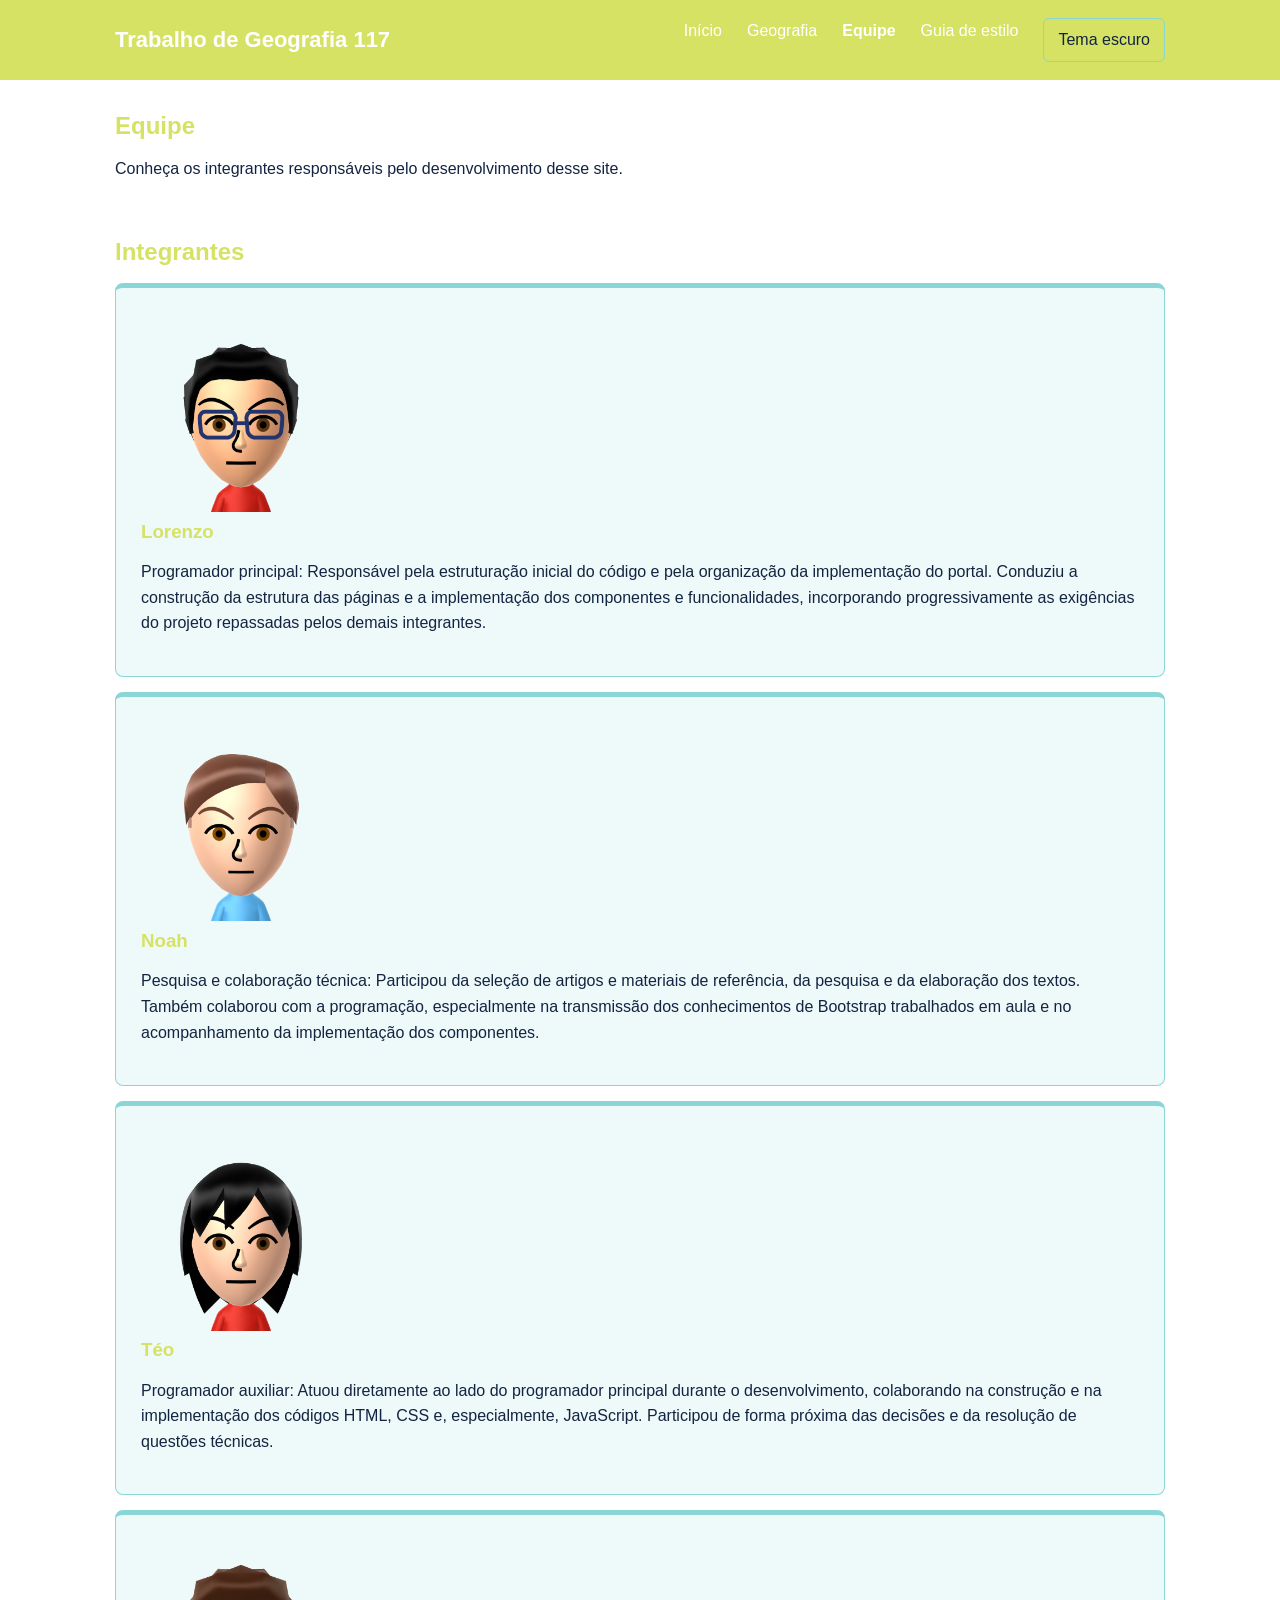
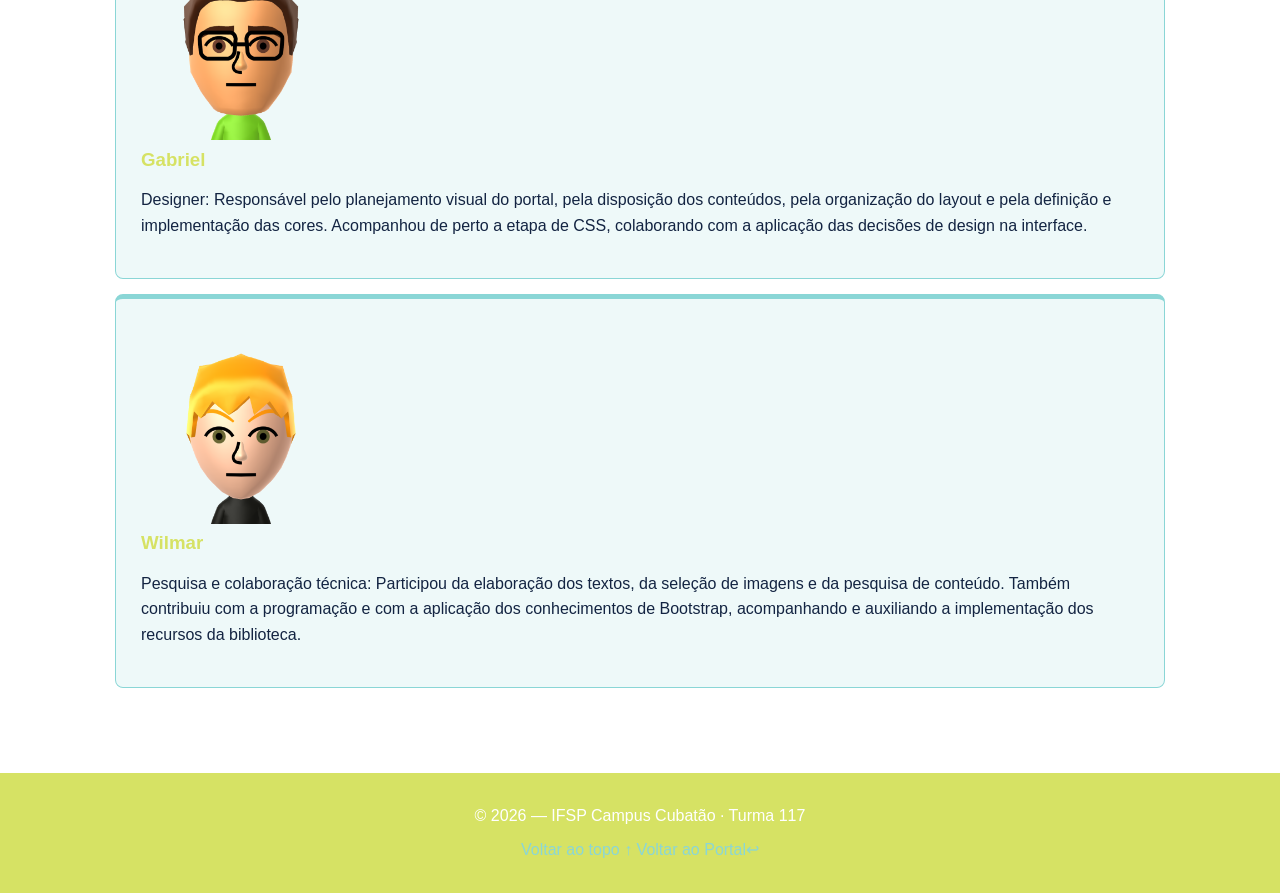
<file: equipe.html>
<!DOCTYPE html>
<html lang="pt-BR">
<head>
    <meta charset="UTF-8">
    <meta name="viewport" content="width=device-width, initial-scale=1.0">
    <title>Equipe — Portal 117</title>
    <link rel="stylesheet" href="css/estilo.css">
    <script src="js/config.js" defer></script>
    <script src="js/menu.js" defer></script>
    <script src="js/tema.js" defer></script>

</head>

<body id="top">

    <header>
        <nav class="menu">
            <a href="index.html" class="logo">Trabalho de Geografia 117</a>

            <button id="botao-menu" aria-label="Abrir menu" aria-expanded="false">
                ☰
            </button>

            <div id="menu-links"></div>
        </nav>
    </header>

    <main>
        <section>
            <h1>Equipe</h1>

            <p>
                Conheça os integrantes responsáveis pelo desenvolvimento
                desse site.
            </p>
        </section>

        <section>
            <h2>Integrantes</h2>

            <div class="cartao">
                <img src="img/Lorenzo_render_headshot_2026-11-19T20_56_45.972Z.png" alt="Lorenzo" class="aside" style="width: 20%; height: 20%;">
                <h3>Lorenzo</h3>
                <p>Programador principal: Responsável pela estruturação inicial do código e pela organização da implementação do portal. Conduziu a construção da estrutura das páginas e a implementação dos componentes e funcionalidades, incorporando progressivamente as exigências do projeto repassadas pelos demais integrantes.</p>
            </div>

            <div class="cartao">
                <img src="img/Noah_render_headshot_2026-11-19T20_19_22.789Z.png" alt="Noah" class="aside" style="width: 20%; height: 20%;">
                <h3>Noah</h3>
                <p>Pesquisa e colaboração técnica: Participou da seleção de artigos e materiais de referência, da pesquisa e da elaboração dos textos. Também colaborou com a programação, especialmente na transmissão dos conhecimentos de Bootstrap trabalhados em aula e no acompanhamento da implementação dos componentes.</p>
            </div>

            <div class="cartao">
                <img src="img/Téo_render_headshot_2026-11-19T20_57_00.027Z.png" alt="Téo" class="aside" style="width: 20%; height: 20%;">
                <h3>Téo</h3>
                <p>Programador auxiliar: Atuou diretamente ao lado do programador principal durante o desenvolvimento, colaborando na construção e na implementação dos códigos HTML, CSS e, especialmente, JavaScript. Participou de forma próxima das decisões e da resolução de questões técnicas.</p>
            </div>

            <div class="cartao">
                <img src="img/Gabriel_render_headshot_2026-11-19T20_56_06.078Z.png" alt="Gabriel" class="aside" style="width: 20%; height: 20%;">
                <h3>Gabriel</h3>
                <p>Designer: Responsável pelo planejamento visual do portal, pela disposição dos conteúdos, pela organização do layout e pela definição e implementação das cores. Acompanhou de perto a etapa de CSS, colaborando com a aplicação das decisões de design na interface.</p>
            </div>

            <div class="cartao">
                <img src="img/Wilmar_render_headshot_2026-11-19T20_56_22.926Z.png" alt="Wilmar" class="aside" style="width: 20%; height: 20%;">
                <h3>Wilmar</h3>
                <p>Pesquisa e colaboração técnica: Participou da elaboração dos textos, da seleção de imagens e da pesquisa de conteúdo. Também contribuiu com a programação e com a aplicação dos conhecimentos de Bootstrap, acompanhando e auxiliando a implementação dos recursos da biblioteca.</p>
            </div> 

        </section>
    </main>

    <footer>
        <p>© 2026 — IFSP Campus Cubatão · Turma 117</p>
        <a href="#top">Voltar ao topo ↑</a>
        <a href="https://mrstarr472.github.io/PortalGeografia117/" target="_blank" rel="noopener noreferrer">Voltar ao Portal↩</a>
    </footer>

    
</body>
</html>
</file>
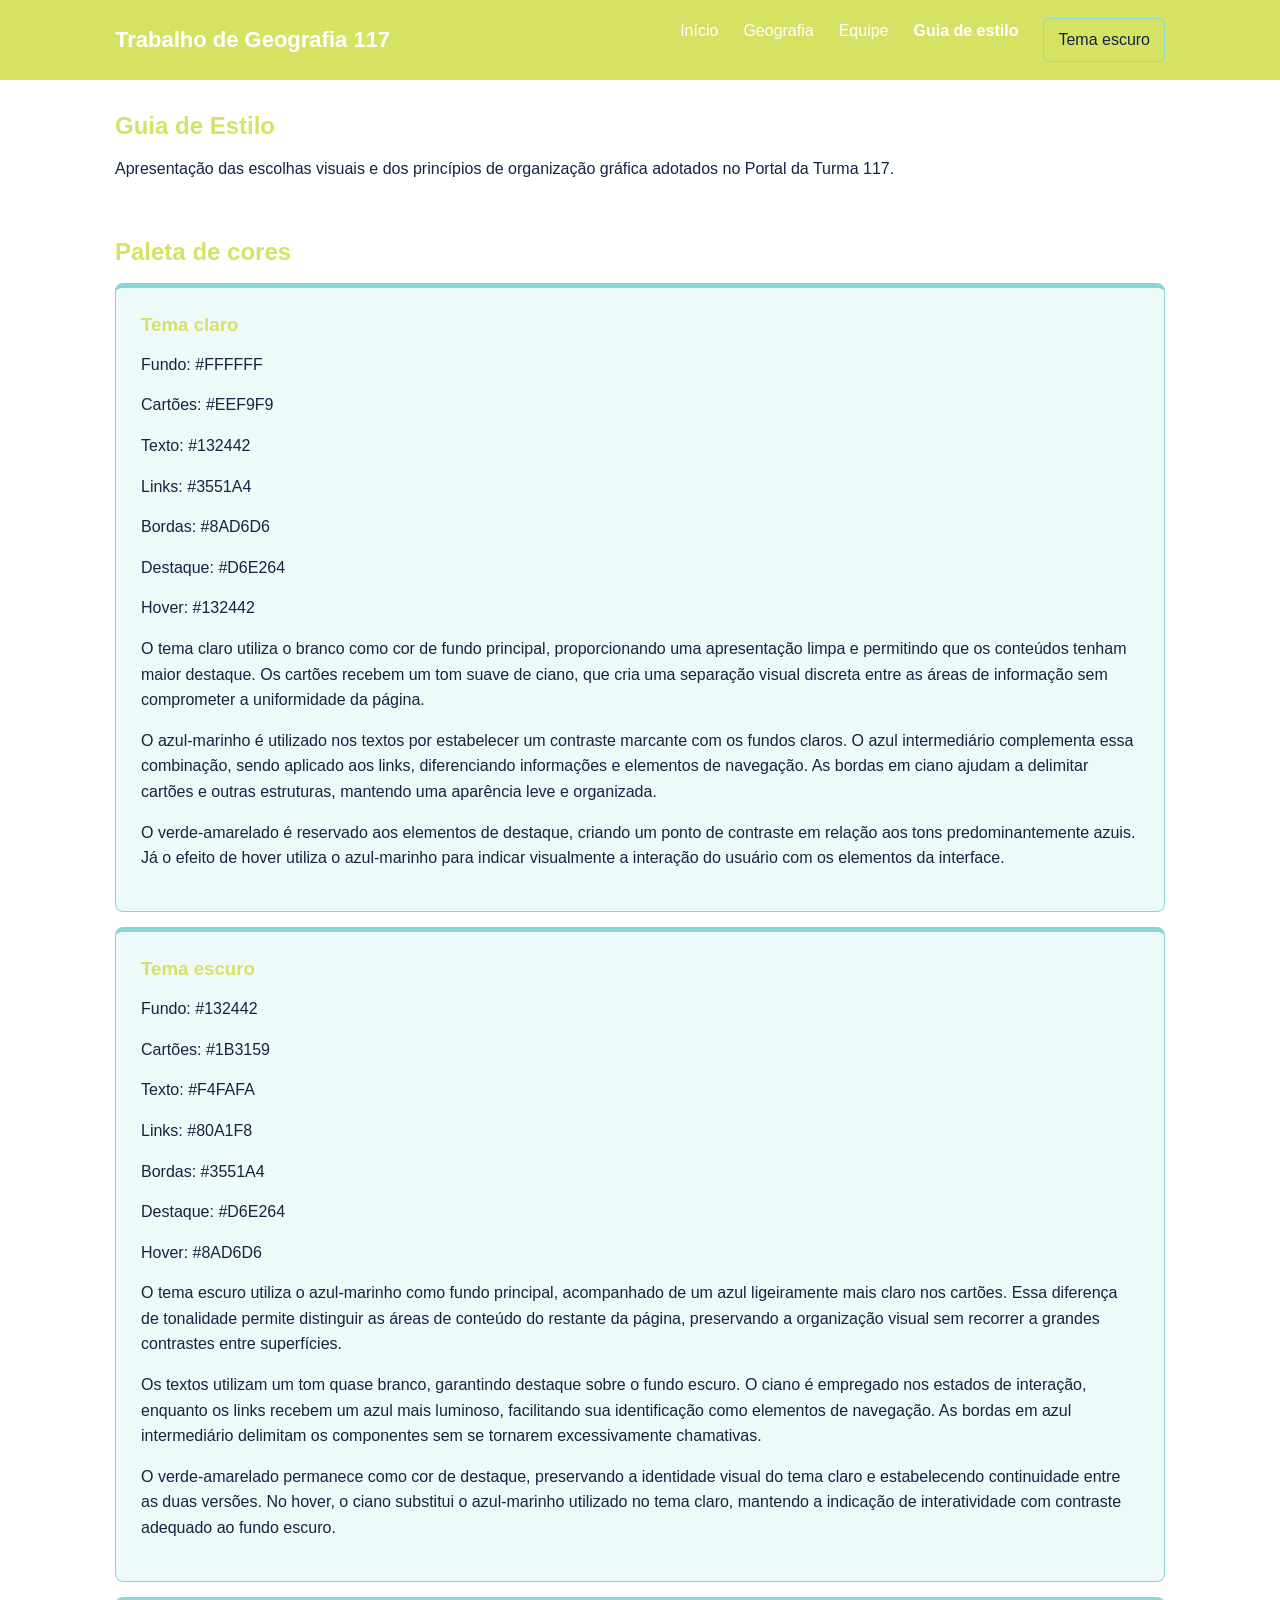
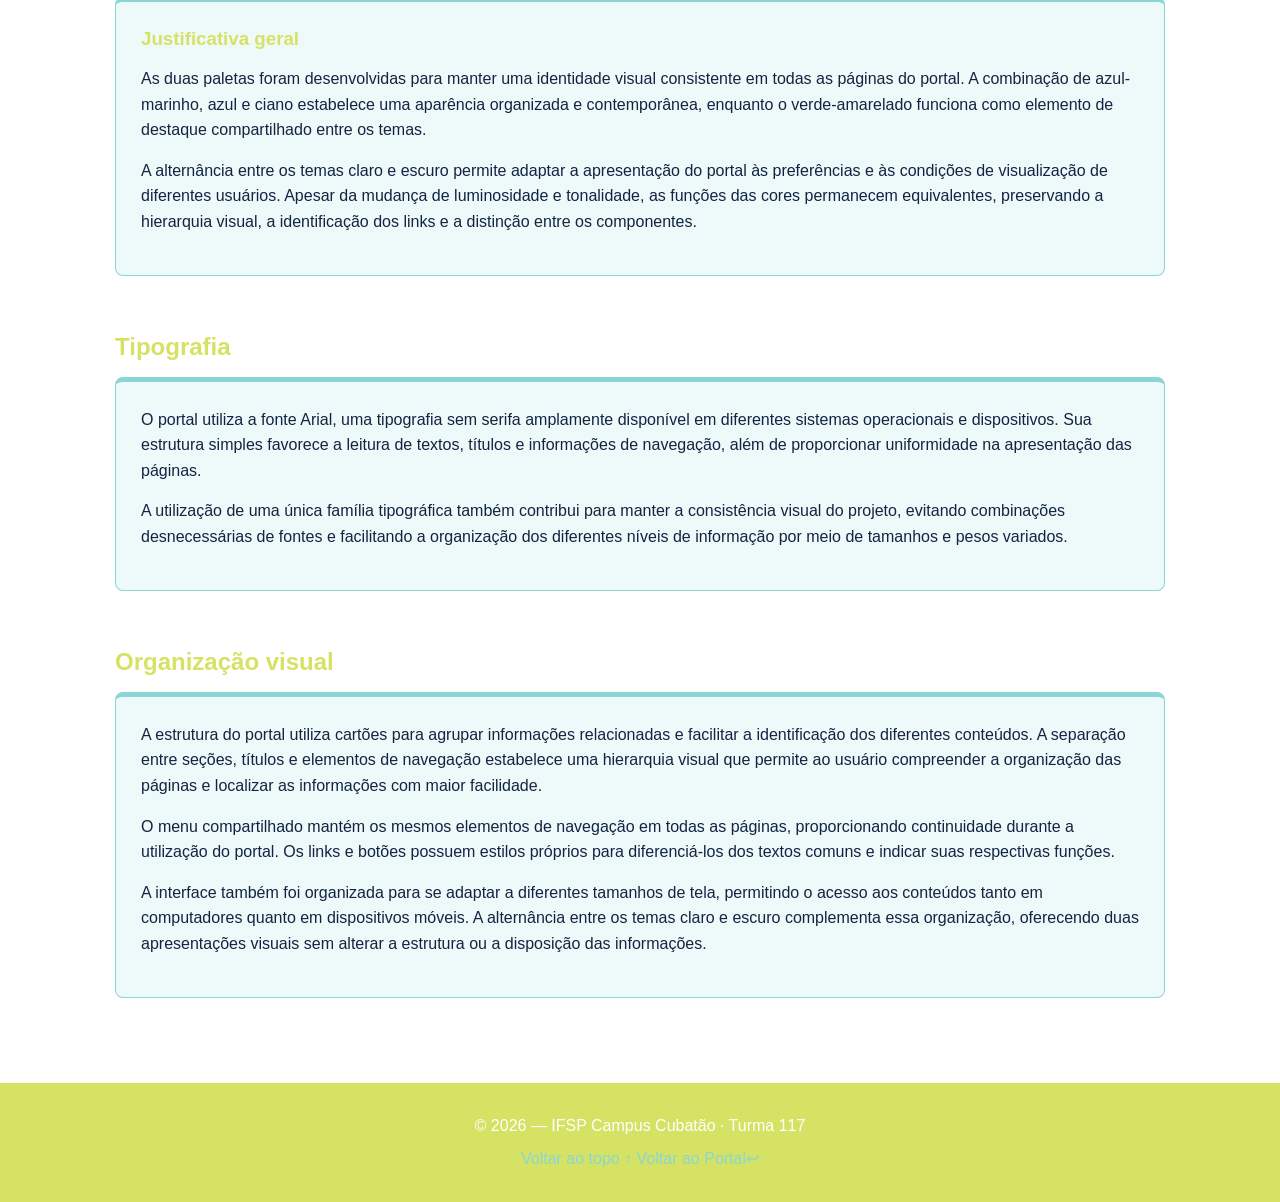
<file: estilo.html>
<!DOCTYPE html>
<html lang="pt-BR">
<head>
    <meta charset="UTF-8">
    <meta name="viewport" content="width=device-width, initial-scale=1.0">
    <title>Guia de Estilo — Portal 117</title>
    <link rel="stylesheet" href="css/estilo.css">
     <script src="js/config.js" defer></script>
     <script src="js/menu.js" defer></script>
    <script src="js/tema.js" defer></script>
</head>

<body id="top">

    <header>
        <nav class="menu">
            <a href="index.html" class="logo">Trabalho de Geografia 117</a>

            <button id="botao-menu" aria-label="Abrir menu" aria-expanded="false">
                ☰
            </button>

            <div id="menu-links"></div>
        </nav>
    </header>

    <main>
        <section>
            <h1>Guia de Estilo</h1>
            <p>
                Apresentação das escolhas visuais e dos princípios de
                organização gráfica adotados no Portal da Turma 117.
            </p>
        </section>

        <section>
            <h2>Paleta de cores</h2>

            <div class="cartao">
                <h3>Tema claro</h3>

                <p>Fundo: #FFFFFF</p>
                <p>Cartões: #EEF9F9</p>
                <p>Texto: #132442</p>
                <p>Links: #3551A4</p>
                <p>Bordas: #8AD6D6</p>
                <p>Destaque: #D6E264</p>
                <p>Hover: #132442</p>

                <p>
                    O tema claro utiliza o branco como cor de fundo principal,
                    proporcionando uma apresentação limpa e permitindo que
                    os conteúdos tenham maior destaque. Os cartões recebem
                    um tom suave de ciano, que cria uma separação visual
                    discreta entre as áreas de informação sem comprometer
                    a uniformidade da página.
                </p>

                <p>
                    O azul-marinho é utilizado nos textos por
                    estabelecer um contraste marcante com os fundos claros.
                    O azul intermediário complementa essa combinação,
                    sendo aplicado aos links,
                    diferenciando informações e elementos de navegação.
                    As bordas em ciano ajudam a delimitar cartões e outras
                    estruturas, mantendo uma aparência leve e organizada.
                </p>

                <p>
                    O verde-amarelado é reservado aos elementos de destaque,
                    criando um ponto de contraste em relação aos tons
                    predominantemente azuis. Já o efeito de hover utiliza
                    o azul-marinho para indicar visualmente a interação
                    do usuário com os elementos da interface.
                </p>
            </div>

            <div class="cartao">
                <h3>Tema escuro</h3>

                <p>Fundo: #132442</p>
                <p>Cartões: #1B3159</p>
                <p>Texto: #F4FAFA</p>
                <p>Links: #80A1F8</p>
                <p>Bordas: #3551A4</p>
                <p>Destaque: #D6E264</p>
                <p>Hover: #8AD6D6</p>

                <p>
                    O tema escuro utiliza o azul-marinho como fundo principal,
                    acompanhado de um azul ligeiramente mais claro nos
                    cartões. Essa diferença de tonalidade permite distinguir
                    as áreas de conteúdo do restante da página, preservando
                    a organização visual sem recorrer a grandes contrastes
                    entre superfícies.
                </p>

                <p>
                    Os textos utilizam um tom quase branco,
                    garantindo destaque sobre o fundo escuro. O ciano é
                    empregado nos estados de
                    interação, enquanto os links recebem um azul mais
                    luminoso, facilitando sua identificação como elementos
                    de navegação. As bordas em azul intermediário delimitam
                    os componentes sem se tornarem excessivamente
                    chamativas.
                </p>

                <p>
                    O verde-amarelado permanece como cor de destaque,
                    preservando a identidade visual do tema claro e
                    estabelecendo continuidade entre as duas versões.
                    No hover, o ciano substitui o azul-marinho utilizado
                    no tema claro, mantendo a indicação de interatividade
                    com contraste adequado ao fundo escuro.
                </p>
            </div>

            <div class="cartao">
                <h3>Justificativa geral</h3>

                <p>
                    As duas paletas foram desenvolvidas para manter uma
                    identidade visual consistente em todas as páginas
                    do portal. A combinação de azul-marinho, azul e ciano
                    estabelece uma aparência organizada e contemporânea,
                    enquanto o verde-amarelado funciona como elemento
                    de destaque compartilhado entre os temas.
                </p>

                <p>
                    A alternância entre os temas claro e escuro permite
                    adaptar a apresentação do portal às preferências
                    e às condições de visualização de diferentes usuários.
                    Apesar da mudança de luminosidade e tonalidade,
                    as funções das cores permanecem equivalentes,
                    preservando a hierarquia visual, a identificação
                    dos links e a distinção entre os componentes.
                </p>
            </div>
        </section>

        <section>
            <h2>Tipografia</h2>

            <div class="cartao">
                <p>
                    O portal utiliza a fonte Arial, uma tipografia sem serifa
                    amplamente disponível em diferentes sistemas operacionais
                    e dispositivos. Sua estrutura simples favorece a leitura
                    de textos, títulos e informações de navegação, além de
                    proporcionar uniformidade na apresentação das páginas.
                </p>

                <p>
                    A utilização de uma única família tipográfica também
                    contribui para manter a consistência visual do projeto,
                    evitando combinações desnecessárias de fontes e
                    facilitando a organização dos diferentes níveis
                    de informação por meio de tamanhos e pesos variados.
                </p>
            </div>
        </section>

        <section>
            <h2>Organização visual</h2>

            <div class="cartao">
                <p>
                    A estrutura do portal utiliza cartões para agrupar
                    informações relacionadas e facilitar a identificação
                    dos diferentes conteúdos. A separação entre seções,
                    títulos e elementos de navegação estabelece uma
                    hierarquia visual que permite ao usuário compreender
                    a organização das páginas e localizar as informações
                    com maior facilidade.
                </p>

                <p>
                    O menu compartilhado mantém os mesmos elementos
                    de navegação em todas as páginas, proporcionando
                    continuidade durante a utilização do portal.
                    Os links e botões possuem estilos próprios para
                    diferenciá-los dos textos comuns e indicar suas
                    respectivas funções.
                </p>

                <p>
                    A interface também foi organizada para se adaptar
                    a diferentes tamanhos de tela, permitindo o acesso
                    aos conteúdos tanto em computadores quanto em
                    dispositivos móveis. A alternância entre os temas
                    claro e escuro complementa essa organização,
                    oferecendo duas apresentações visuais sem alterar
                    a estrutura ou a disposição das informações.
                </p>
            </div>
        </section>
    </main>

    <footer>
        <p>© 2026 — IFSP Campus Cubatão · Turma 117</p>
        <a href="#top">Voltar ao topo ↑</a>
        <a href="https://mrstarr472.github.io/PortalGeografia117/" target="_blank" rel="noopener noreferrer">Voltar ao Portal↩</a>
    </footer>


</body>
</html>
</file>
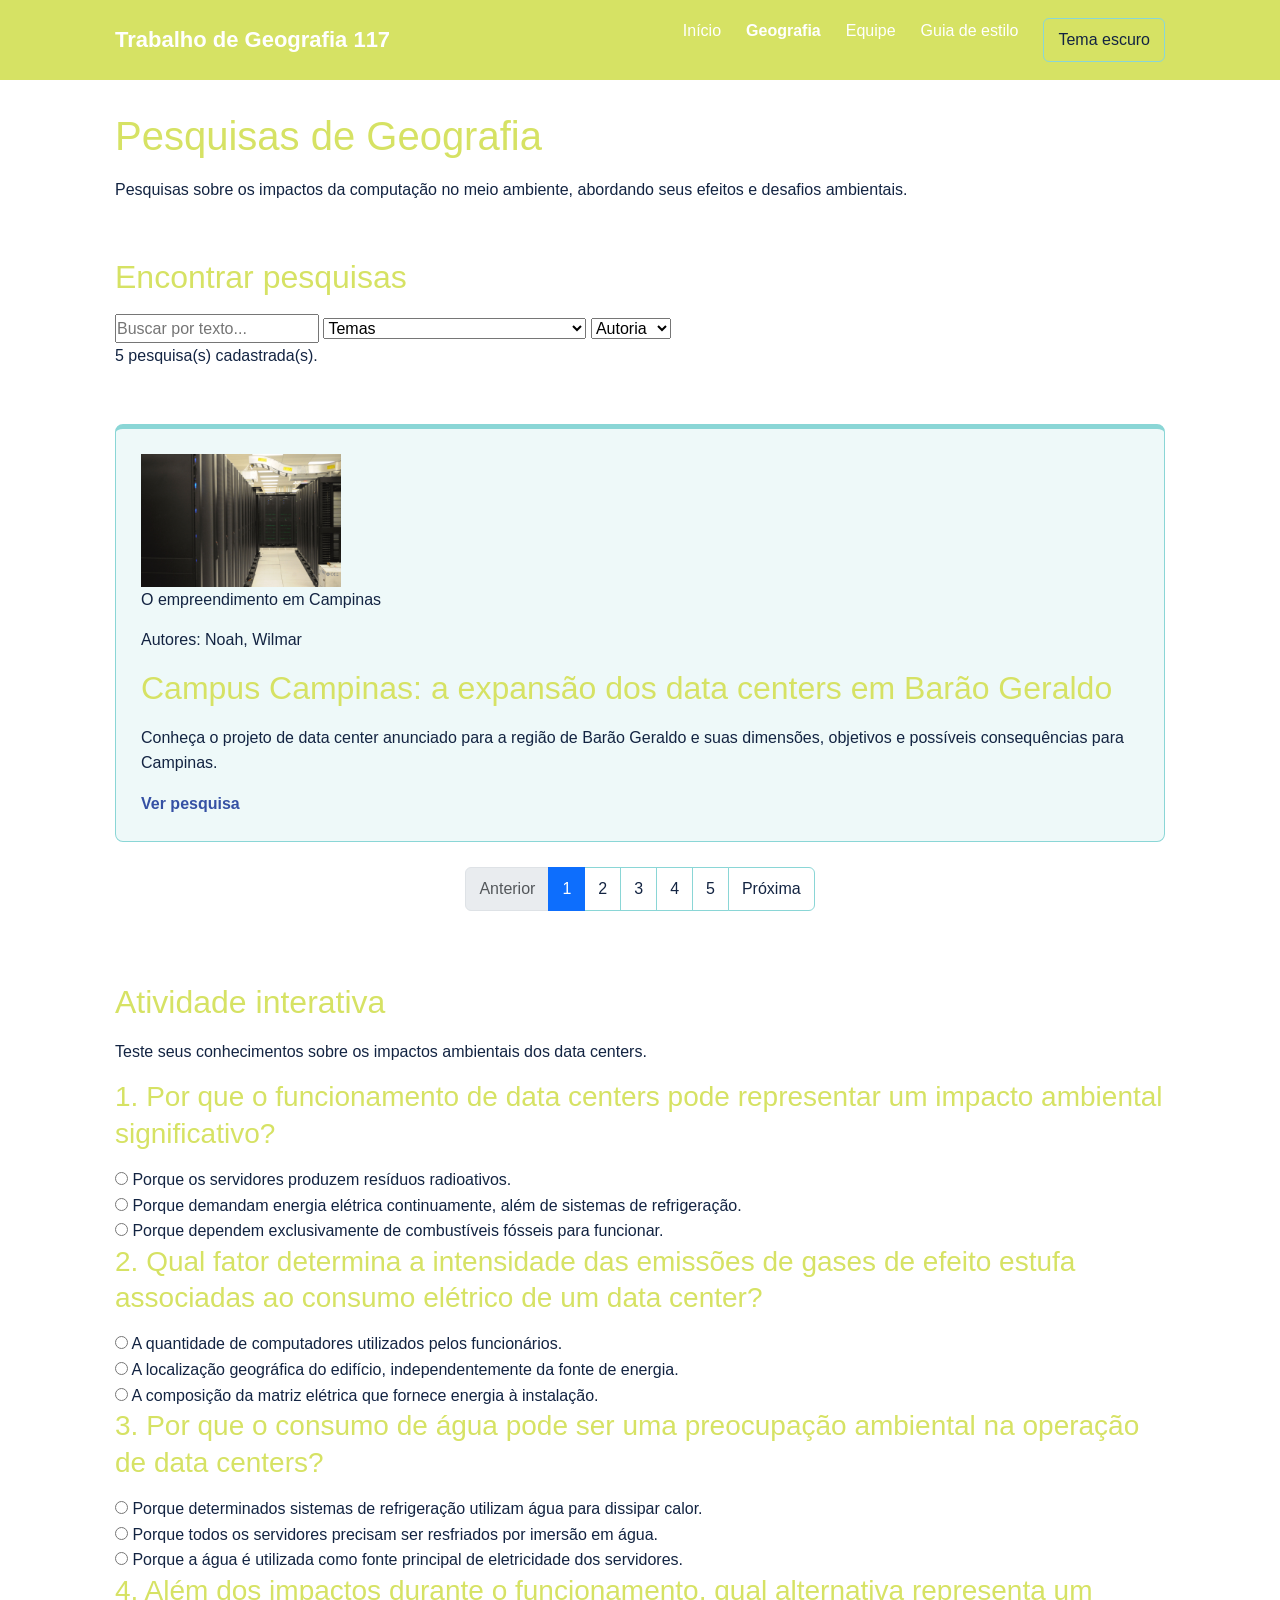
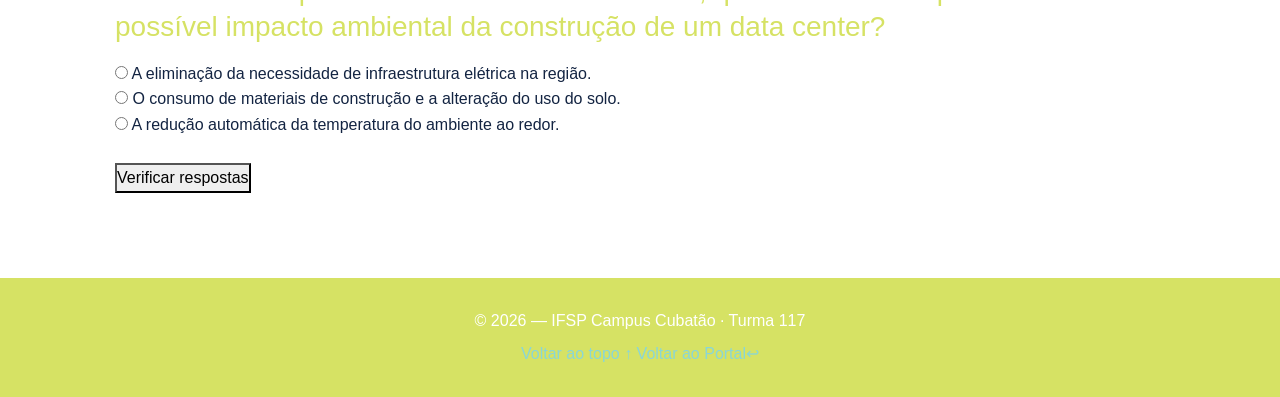
<file: geografia.html>
<!DOCTYPE html>
<html lang="pt-BR">
<head>
    <meta charset="UTF-8">
    <meta name="viewport" content="width=device-width, initial-scale=1.0">
    <title>Geografia — Portal 117</title>
    <link href="https://cdn.jsdelivr.net/npm/bootstrap@5.3.8/dist/css/bootstrap.min.css" rel="stylesheet">
    <link rel="stylesheet" href="css/estilo.css">
    <script src="js/config.js" defer></script>
    <script src="js/dados.js" defer></script>
    <script src="js/atividade.js" defer></script>
    <script src="js/menu.js" defer></script>
    <script src="js/trabalho.js" defer></script>
    <script src="js/tema.js" defer></script>
</head>

<body id="top">

    <header>
        <nav class="menu">
            <a href="index.html" class="logo">Trabalho de Geografia 117</a>

            <button id="botao-menu" aria-label="Abrir menu" aria-expanded="false">
                ☰
            </button>

            <div id="menu-links"></div>
        </nav>
    </header>

    <main>

        <section>
            <h1>Pesquisas de Geografia</h1>

            <p>
                Pesquisas sobre os impactos da computação no meio ambiente,
                abordando seus efeitos e desafios ambientais.
            </p>
        </section>

        <section class="filtros">

            <h2>Encontrar pesquisas</h2>

            <input
                type="text"
                id="busca"
                placeholder="Buscar por texto..."
            >

            <select id="filtro-tema">
                <option value="">Temas</option>
            </select>

            <select id="filtro-grupo">
                <option value="">Autoria</option>
            </select>

            <p id="contador"></p>

        </section>

        <section>
            <div id="lista-trabalhos"></div>
            <div id="paginacao" class="paginacao"></div>
        </section>
        
        <section>
            <h2>Atividade interativa</h2>

            <p>Teste seus conhecimentos sobre os impactos ambientais dos data centers.</p>

            <h3>1. Por que o funcionamento de data centers pode representar um impacto ambiental significativo?</h3>

            <label><input type="radio" name="q1" value="a"> Porque os servidores produzem resíduos radioativos.</label><br>
            <label><input type="radio" name="q1" value="b"> Porque demandam energia elétrica continuamente, além de sistemas de refrigeração.</label><br>
            <label><input type="radio" name="q1" value="c"> Porque dependem exclusivamente de combustíveis fósseis para funcionar.</label>

            <h3>2. Qual fator determina a intensidade das emissões de gases de efeito estufa associadas ao consumo elétrico de um data center?</h3>

            <label><input type="radio" name="q2" value="a"> A quantidade de computadores utilizados pelos funcionários.</label><br>
            <label><input type="radio" name="q2" value="b"> A localização geográfica do edifício, independentemente da fonte de energia.</label><br>
            <label><input type="radio" name="q2" value="c"> A composição da matriz elétrica que fornece energia à instalação.</label>

            <h3>3. Por que o consumo de água pode ser uma preocupação ambiental na operação de data centers?</h3>

            <label><input type="radio" name="q3" value="a"> Porque determinados sistemas de refrigeração utilizam água para dissipar calor.</label><br>
            <label><input type="radio" name="q3" value="b"> Porque todos os servidores precisam ser resfriados por imersão em água.</label><br>
            <label><input type="radio" name="q3" value="c"> Porque a água é utilizada como fonte principal de eletricidade dos servidores.</label>

            <h3>4. Além dos impactos durante o funcionamento, qual alternativa representa um possível impacto ambiental da construção de um data center?</h3>

            <label><input type="radio" name="q4" value="a"> A eliminação da necessidade de infraestrutura elétrica na região.</label><br>
            <label><input type="radio" name="q4" value="b"> O consumo de materiais de construção e a alteração do uso do solo.</label><br>
            <label><input type="radio" name="q4" value="c"> A redução automática da temperatura do ambiente ao redor.</label>

            <br><br>

            <button id="verificar-resposta">Verificar respostas</button>

            <p id="resultado-atividade"></p>
        </section>

           
    </main>

    <footer>
        <p>© 2026 — IFSP Campus Cubatão · Turma 117</p>
        <a href="#top">Voltar ao topo ↑</a>
        <a href="https://mrstarr472.github.io/PortalGeografia117/" target="_blank" rel="noopener noreferrer">Voltar ao Portal↩</a>
    </footer>
</body>
</html>
</file>
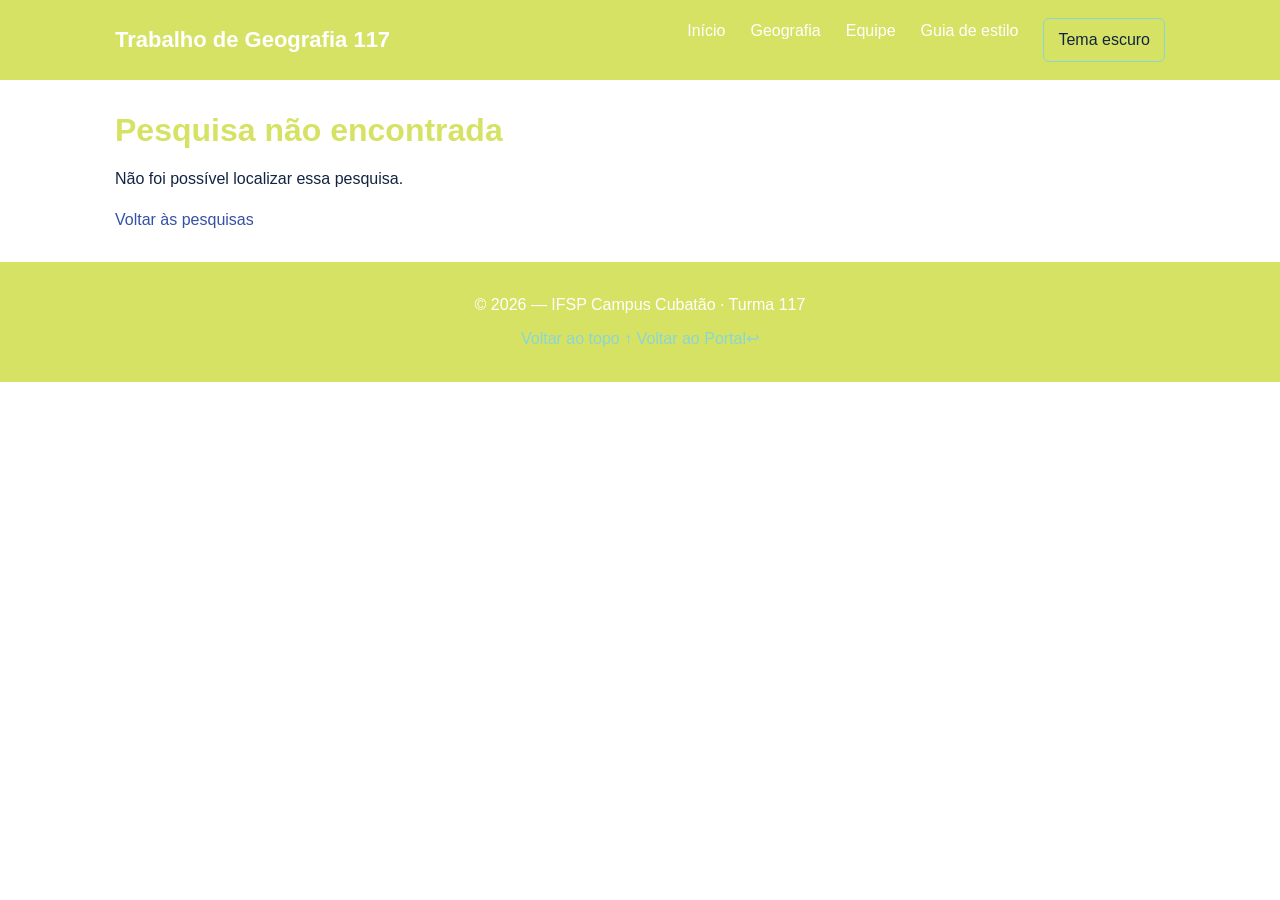
<file: trabalho.html>
<!DOCTYPE html>
<html lang="pt-BR">
<head>
    <meta charset="UTF-8">
    <meta name="viewport" content="width=device-width, initial-scale=1.0">
    <title>Pesquisa — Portal 117</title>
    <link rel="stylesheet" href="css/estilo.css">

    <script src="js/config.js" defer></script>
    <script src="js/dados.js" defer></script>
    <script src="js/menu.js" defer></script>
    <script src="js/trabalho2.js" defer></script>
    <script src="js/tema.js" defer></script>
</head>

<body id="top">

    <header>
        <nav class="menu">
            <a href="index.html" class="logo">Trabalho de Geografia 117</a>

            <button id="botao-menu" aria-label="Abrir menu" aria-expanded="false">
                ☰
            </button>

            <div id="menu-links"></div>
        </nav>
    </header>

    <main>
        <div id="detalhes-trabalho"></div>
    </main>

    <footer>
        <p>© 2026 — IFSP Campus Cubatão · Turma 117</p>
        <a href="#top">Voltar ao topo ↑</a>
        <a href="https://mrstarr472.github.io/PortalGeografia117/" target="_blank" rel="noopener noreferrer">Voltar ao Portal↩</a>
    </footer>

</body>
</html>
</file>
<file: css/estilo.css>
/* PALETA DE CORES — TEMA CLARO */
:root {
    color-scheme: light;

    --fundo: #FFFFFF;
    --card: #EEF9F9;
    --texto: #132442;
    --links: #3551A4;
    --borda: #8AD6D6;
    --destaque: #D6E264;
    --hover: #132442;

    --branco: #FFFFFF;
}

/* PALETA DE CORES — TEMA ESCURO */
[data-tema="escuro"] {
    color-scheme: dark;

    --fundo: #132442;
    --card: #1B3159;
    --texto: #F4FAFA;
    --links: #80A1F8;
    --borda: #3551A4;
    --destaque: #D6E264;
    --hover: #8AD6D6;

    --branco: #1B3159;
}

/* CONFIGURAÇÕES GERAIS */
* {
    margin: 0;
    padding: 0;
    box-sizing: border-box;
}

html {
    scroll-behavior: smooth;
}

body {
    background-color: var(--fundo);
    color: var(--texto);
    font-family: Arial, sans-serif;
    line-height: 1.6;
}

a {
    color: var(--links);
    text-decoration: none;
}

a:hover {
    text-decoration: underline;
}

a:focus,
button:focus {
    outline: 3px solid var(--links);
    outline-offset: 4px;
}

h1, h2, h3 {
    color: var(--destaque);
    line-height: 1.3;
    margin-bottom: 15px;
}

p {
    margin-bottom: 15px;
}

/* MENU */
header {
    background-color: var(--destaque);
    color: var(--branco);
}

.menu {
    max-width: 1100px;
    margin: auto;
    padding: 18px 25px;
    display: flex;
    align-items: center;
    justify-content: space-between;
}

.logo {
    color: var(--branco);
    font-size: 22px;
    font-weight: bold;
}

#menu-links {
    display: flex;
    gap: 25px;
}

#menu-links a {
    color: var(--branco);
}

#botao-menu {
    display: none;
    background: none;
    color: var(--branco);
    border: none;
    font-size: 25px;
    cursor: pointer;
}

/* CONTEÚDO PRINCIPAL */
main {
    max-width: 1100px;
    margin: auto;
    padding: 30px 25px;
}

section {
    margin-bottom: 55px;
}

.botao {
    display: inline-block;
    background-color: var(--borda);
    color: var(--texto);
    padding: 12px 22px;
    border-radius: 6px;
    font-weight: bold;
    margin-top: 10px;
}

.botao:hover {
    background-color: var(--hover);
    text-decoration: none;
}

/* CARTÕES */
.cartao {
    background-color: var(--card);
    padding: 25px;
    border: 1px solid var(--borda);
    border-top: 5px solid var(--borda);
    border-radius: 8px;
    margin-top: 15px;
}

.cartao a {
    font-weight: bold;
}

/* QR CODE */
.qrcode {
    text-align: center;
}

.qrcode img {
    width: 180px;
    height: 180px;
    object-fit: contain;
}

/* RODAPÉ */
footer {
    background-color: var(--destaque);
    color: var(--branco);
    text-align: center;
    padding: 30px 20px;
}

footer a {
    color: var(--borda);
}

footer p {
    margin-bottom: 8px;
}

/* PAGINAÇÃO */
.paginacao {
    display: flex;
    justify-content: center;
    align-items: center;
    gap: 8px;
    margin: 25px 0;
    flex-wrap: wrap;
}

.paginacao button {
    padding: 8px 13px;
    border: 1px solid var(--borda);
    background-color: var(--branco);
    color: var(--texto);
    cursor: pointer;
}

.paginacao button:disabled {
    background-color: var(--destaque);
    color: var(--branco);
    cursor: default;
}

/* FIGURAS E LEGENDAS */
figure {
    margin: 20px 0;
}

figcaption {
    color: var(--texto);
    font-size: 14px;
    margin-top: 8px;
}

/* BOTÃO DE TEMA */
.botao-tema {
    background-color: var(--destaque);
    color: var(--texto);
    border: 1px solid var(--borda);
    padding: 8px 14px;
    border-radius: 6px;
    cursor: pointer;
    font: inherit;
}

.botao-tema:hover {
    background-color: var(--hover);
    color: var(--fundo);
}

/* RESPONSIVIDADE */
@media (max-width: 767.98px) {

    .menu {
        flex-wrap: wrap;
    }

    #botao-menu {
        display: block;
    }

    #menu-links {
        display: none;
        flex-direction: column;
        width: 100%;
        gap: 12px;
        padding-top: 20px;
    }

    #menu-links.aberto {
        display: flex;
    }

    main {
        padding: 20px 15px;
    }

    .cartao {
        padding: 18px;
    }

    .cartao img,
    .disciplina video {
        max-width: 100%;
        height: auto;
    }

    .filtros input,
    .filtros select {
        display: block;
        width: 100%;
        max-width: 100%;
        margin-bottom: 12px;
        padding: 10px;
    }
}

/* CELULARES PEQUENOS */
@media (max-width: 575.98px) {

    main {
        padding: 15px 10px;
    }

    section {
        margin-bottom: 35px;
    }

    .qrcode img {
        max-width: 100%;
        height: auto;
    }
}
</file>
